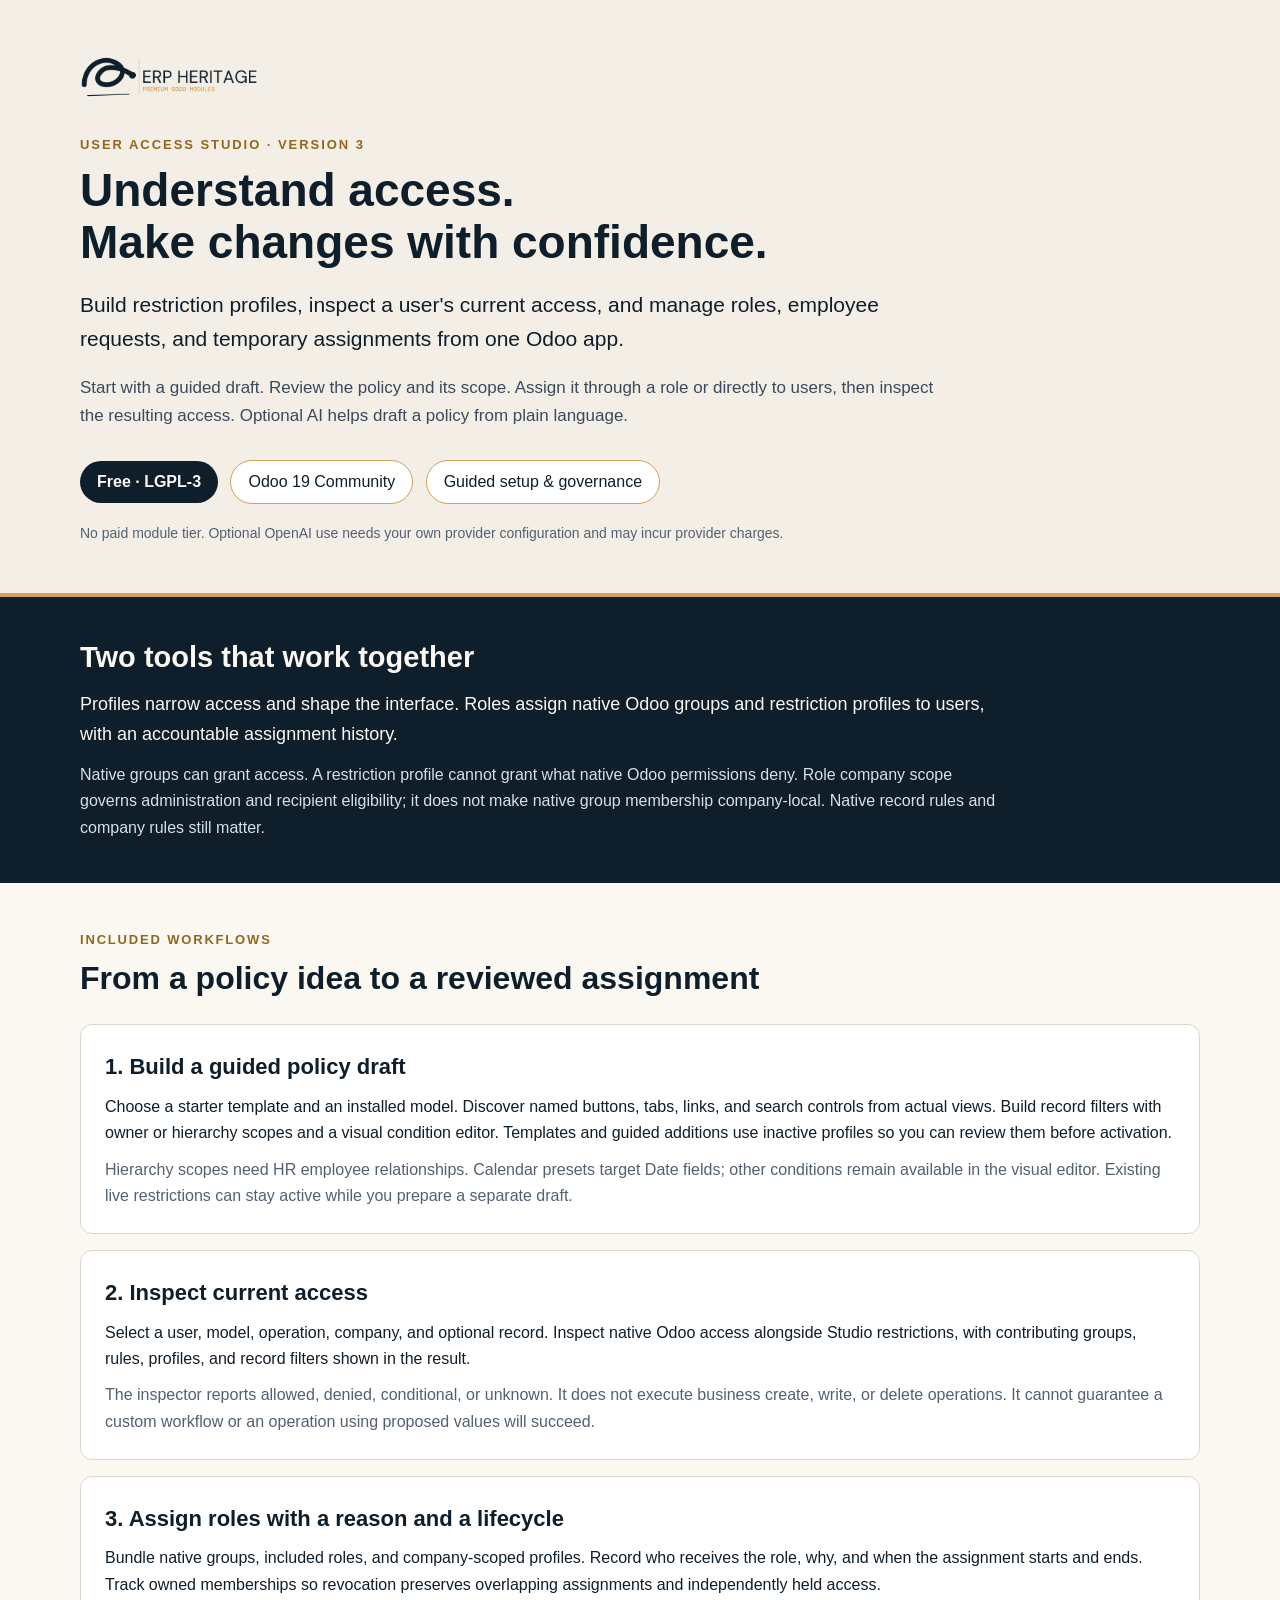
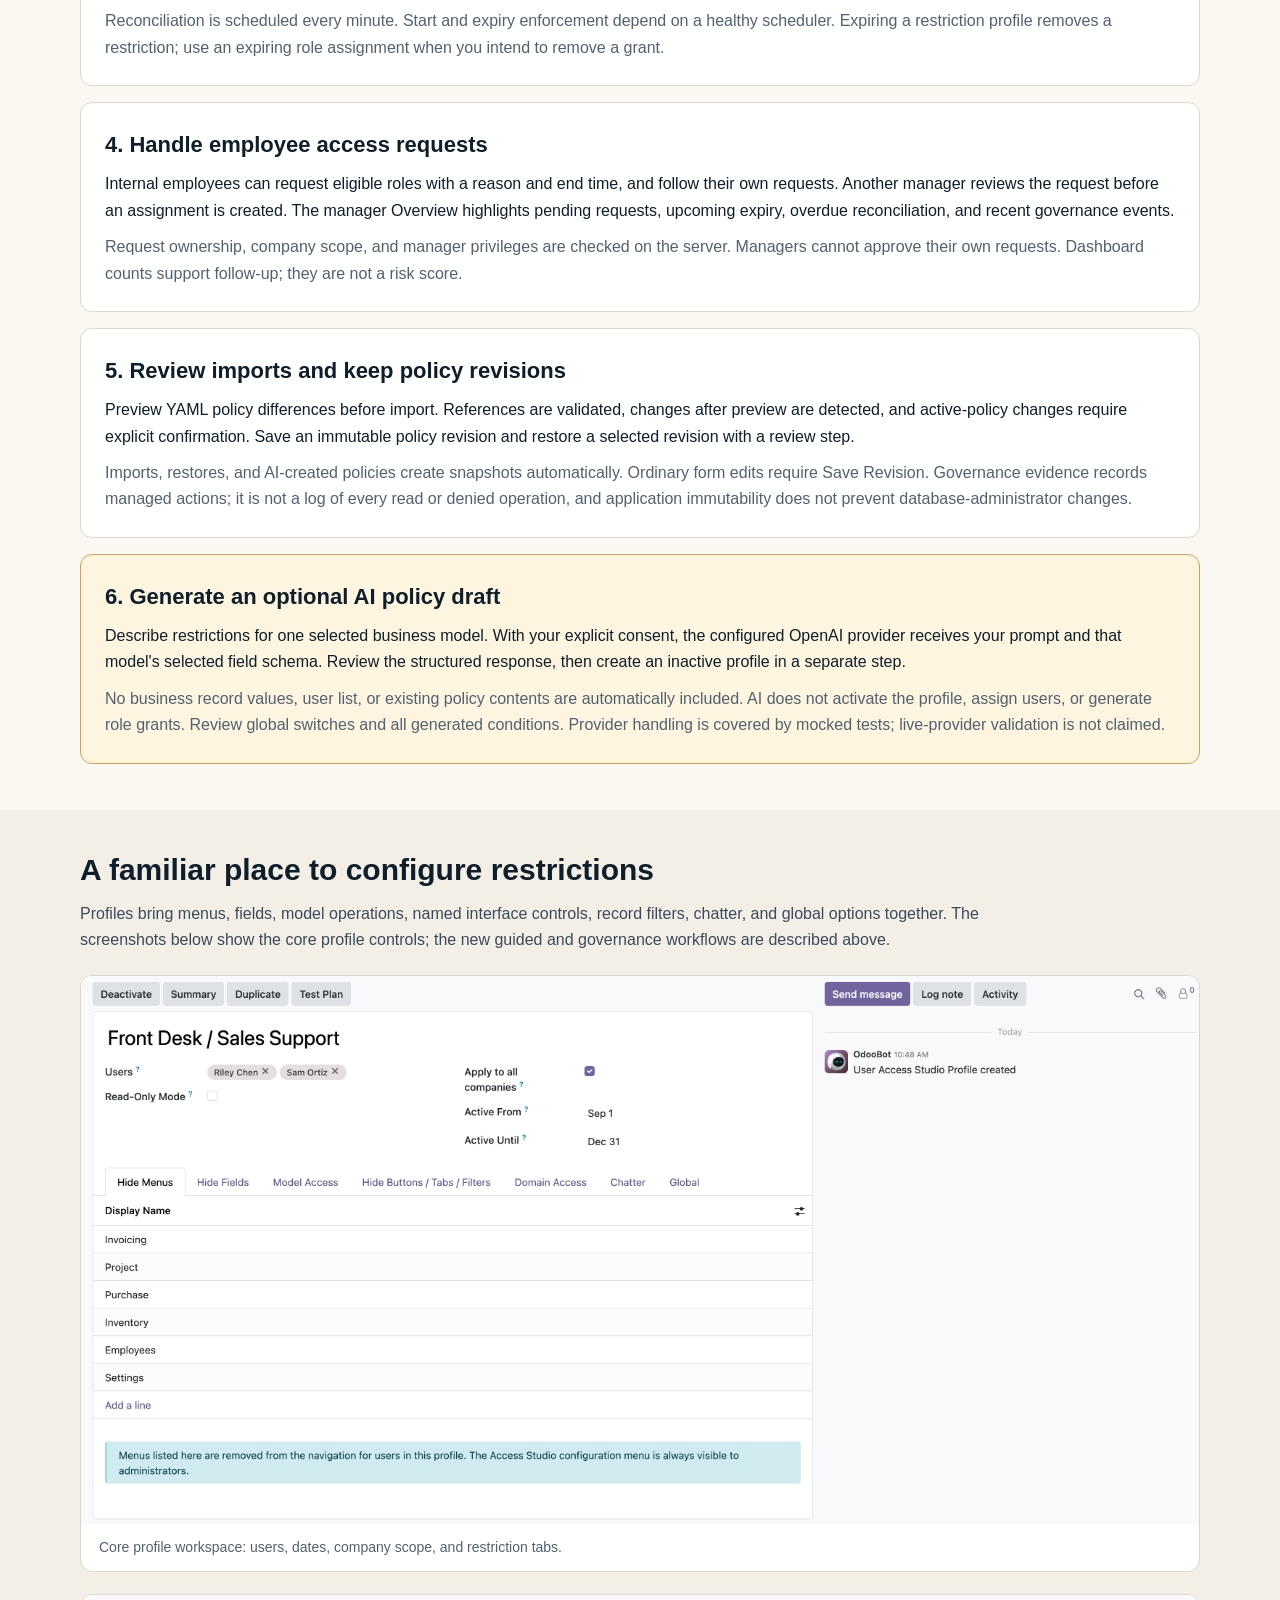
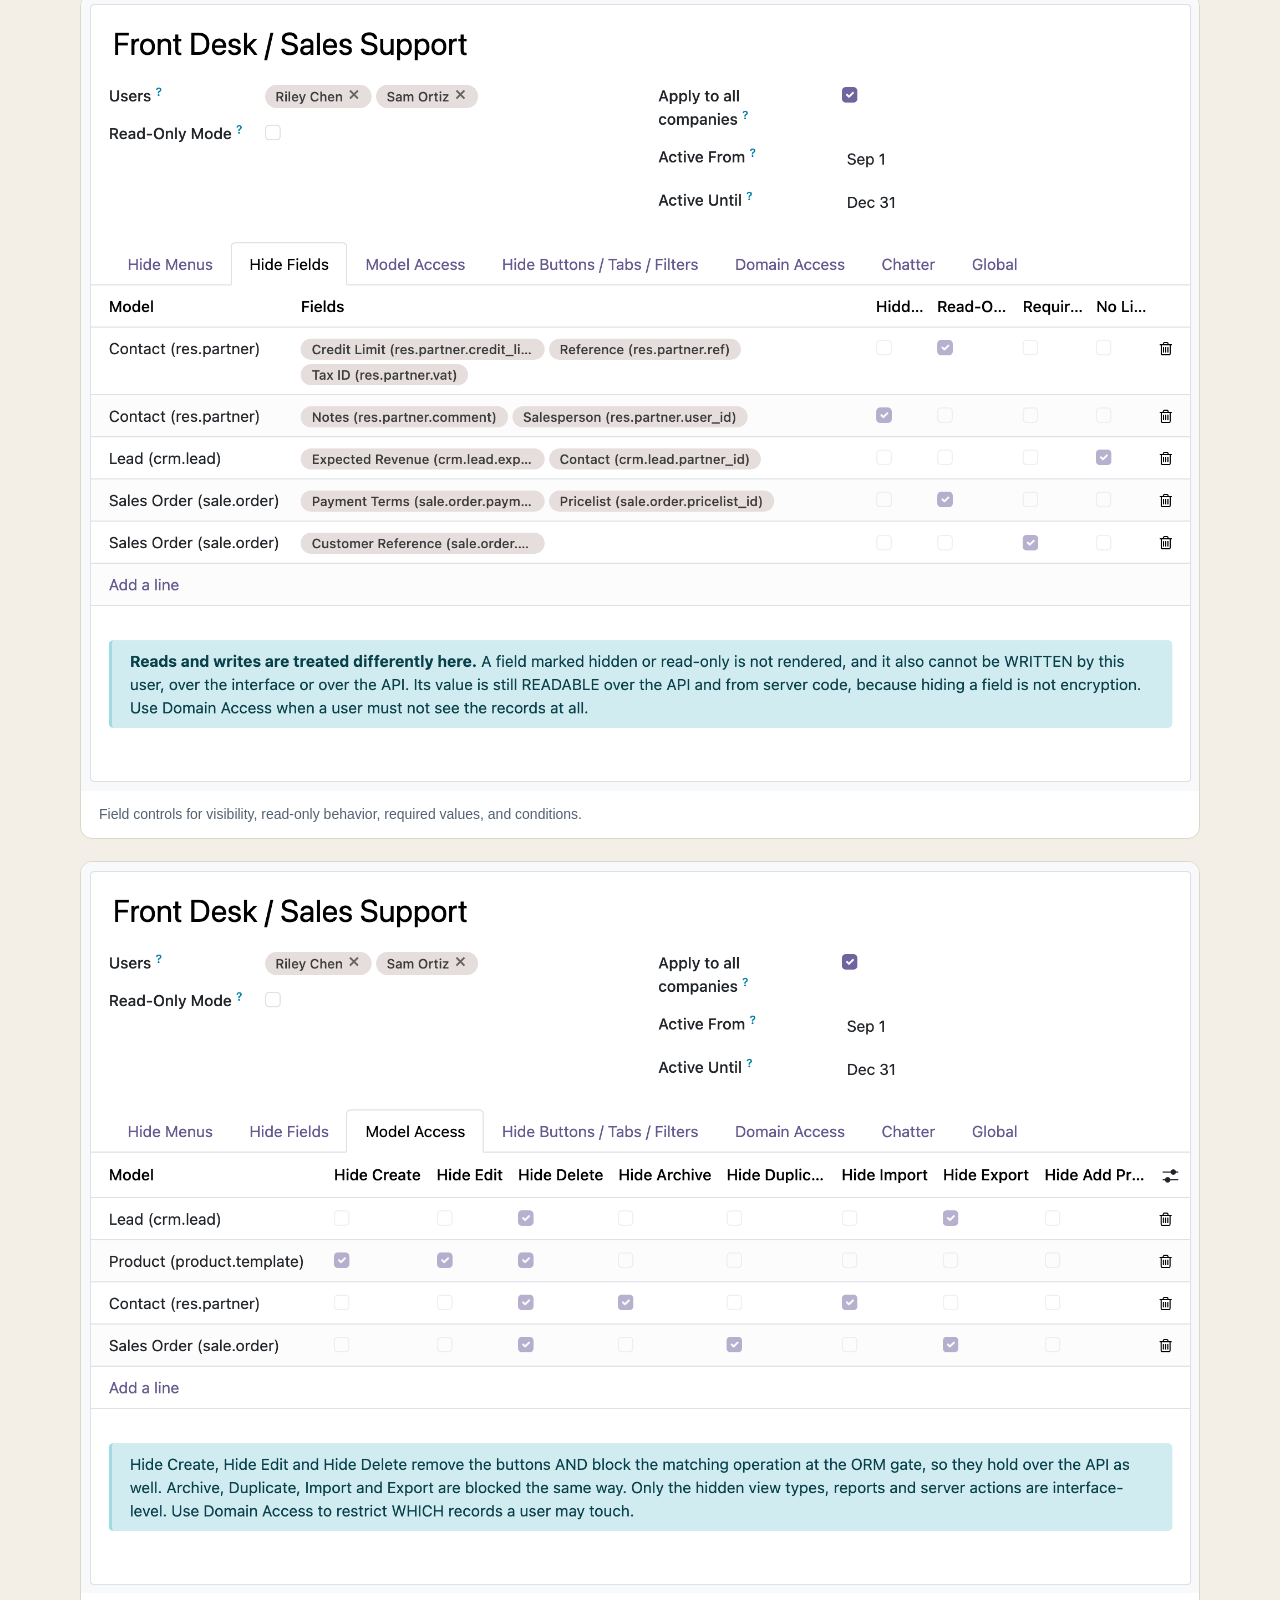
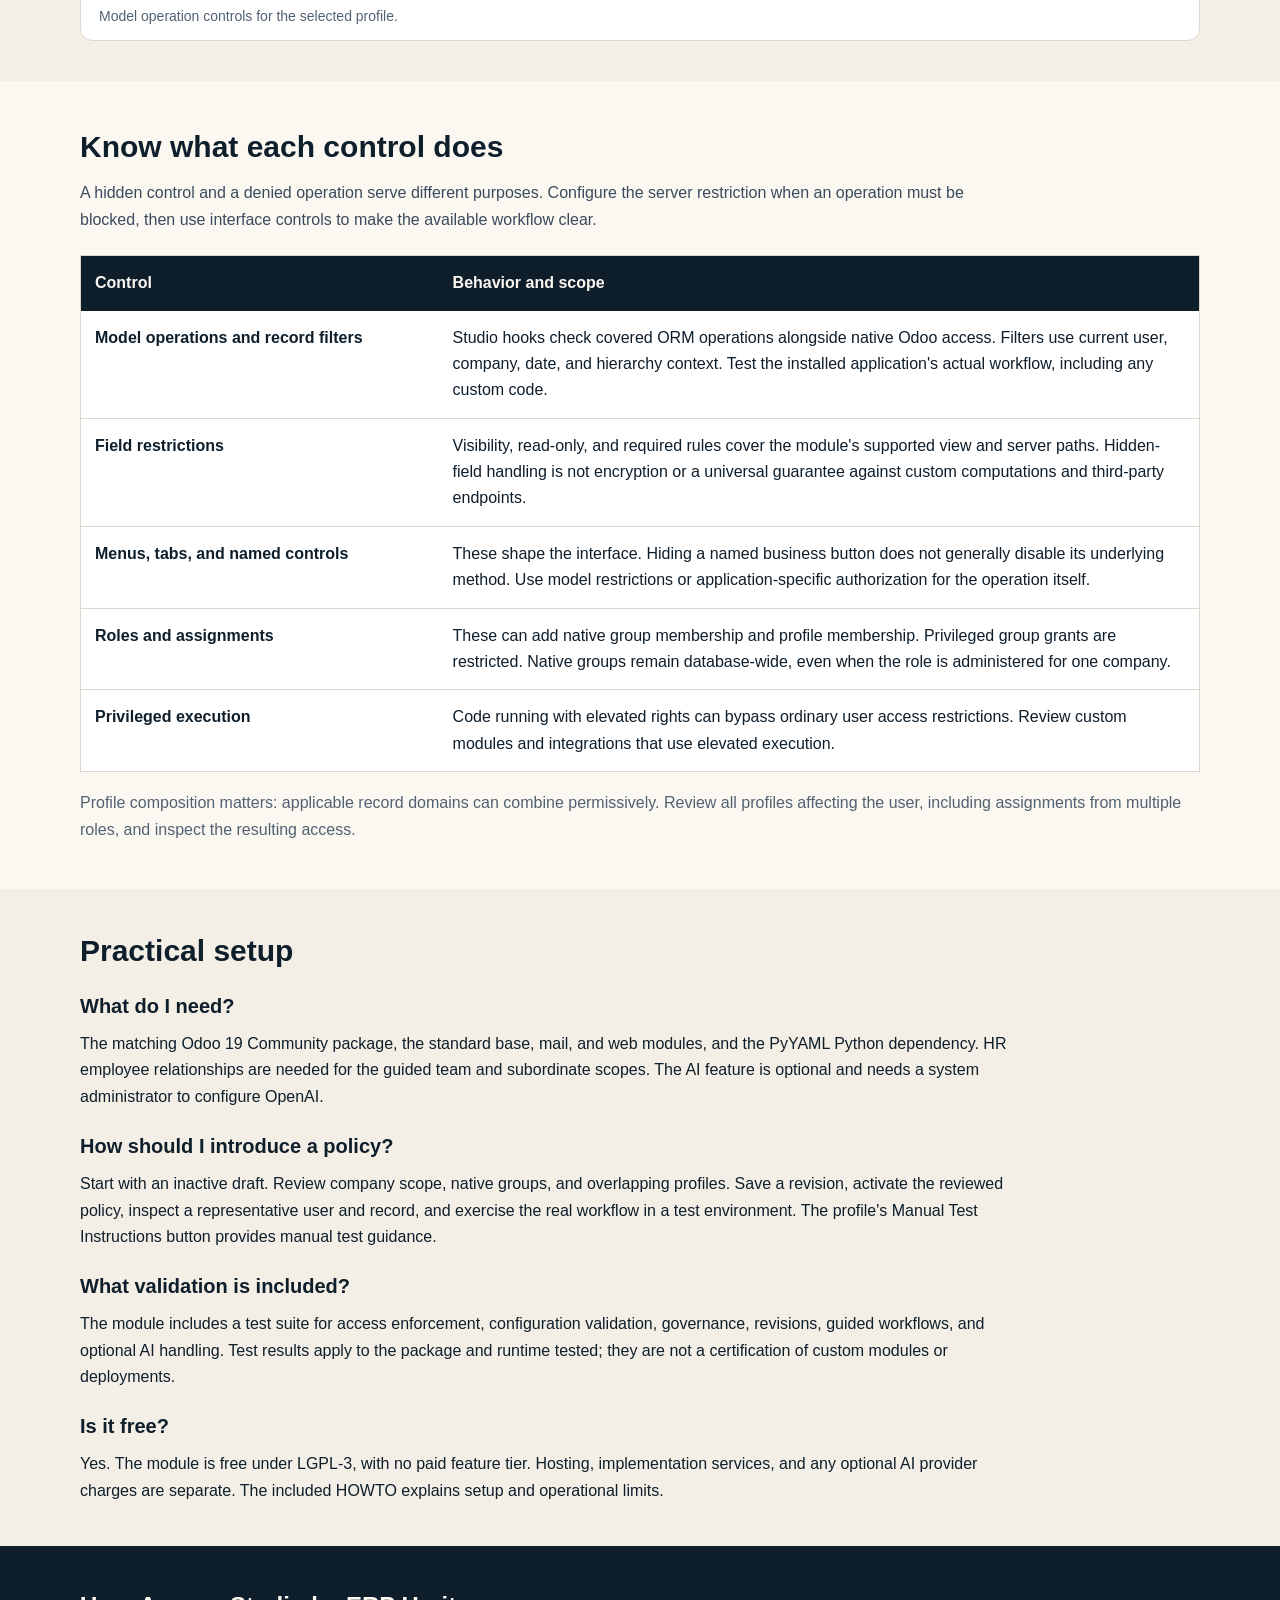
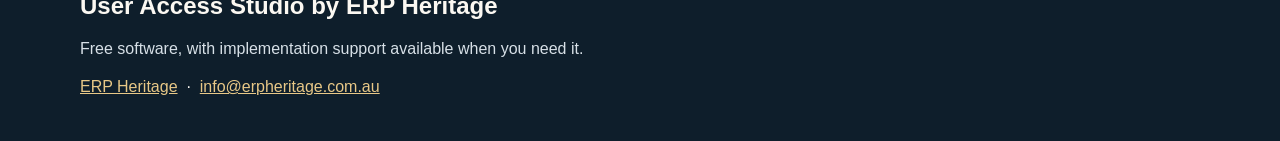
<file: eh_access_studio/static/description/index.html>
<!DOCTYPE html>
<html lang="en">
<head>
<meta charset="UTF-8">
<title>User Access Studio 3 | ERP Heritage</title>
<meta name="viewport" content="width=device-width, initial-scale=1">
<meta name="description" content="Free LGPL access management for Odoo 19 Community. Build restriction profiles, inspect current access, manage roles and temporary assignments, review employee requests, and generate optional AI policy drafts.">
</head>
<body style="margin:0;padding:0;background-color:#FBF8F2;color:#0E1E2B;font-family:-apple-system,BlinkMacSystemFont,'Segoe UI',Roboto,Arial,sans-serif;font-size:16px;line-height:1.65;">
<header style="background-color:#F4EFE6;border-bottom:4px solid #D4A055;padding:48px 24px;">
  <div style="max-width:1120px;margin:0 auto;">
    <img src="brand_logo_ink.png" alt="ERP Heritage" style="height:58px;width:auto;display:block;margin-bottom:28px;">
    <p style="color:#93661E;font-size:13px;letter-spacing:0.15em;text-transform:uppercase;font-weight:700;margin:0 0 10px;">User Access Studio &middot; Version 3</p>
    <h1 style="font-size:46px;line-height:1.12;margin:0 0 20px;max-width:850px;">Understand access.<br>Make changes with confidence.</h1>
    <p style="font-size:21px;line-height:1.6;max-width:870px;margin:0 0 18px;">Build restriction profiles, inspect a user's current access, and manage roles, employee requests, and temporary assignments from one Odoo app.</p>
    <p style="font-size:17px;max-width:870px;color:#3A4A5C;margin:0;">Start with a guided draft. Review the policy and its scope. Assign it through a role or directly to users, then inspect the resulting access. Optional AI helps draft a policy from plain language.</p>
    <div style="margin-top:26px;">
      <span style="display:inline-block;padding:8px 17px;margin:4px 8px 4px 0;background-color:#0E1E2B;color:#FBF8F2;border-radius:24px;font-weight:700;">Free &middot; LGPL-3</span>
      <span style="display:inline-block;padding:8px 17px;margin:4px 8px 4px 0;background-color:#FFFFFF;border:1px solid #D4A055;border-radius:24px;">Odoo 19 Community</span>
      <span style="display:inline-block;padding:8px 17px;margin:4px 8px 4px 0;background-color:#FFFFFF;border:1px solid #D4A055;border-radius:24px;">Guided setup &amp; governance</span>
    </div>
    <p style="font-size:14px;color:#526171;margin:14px 0 0;">No paid module tier. Optional OpenAI use needs your own provider configuration and may incur provider charges.</p>
  </div>
</header>
<main>
<section style="padding:42px 24px;background-color:#0E1E2B;color:#FBF8F2;">
  <div style="max-width:1120px;margin:0 auto;">
    <h2 style="font-size:29px;line-height:1.25;margin:0 0 15px;color:#FBF8F2;">Two tools that work together</h2>
    <p style="max-width:920px;margin:0 0 12px;font-size:18px;">Profiles narrow access and shape the interface. Roles assign native Odoo groups and restriction profiles to users, with an accountable assignment history.</p>
    <p style="max-width:920px;margin:0;color:#D7E0E7;">Native groups can grant access. A restriction profile cannot grant what native Odoo permissions deny. Role company scope governs administration and recipient eligibility; it does not make native group membership company-local. Native record rules and company rules still matter.</p>
  </div>
</section>
<section style="padding:46px 24px;">
  <div style="max-width:1120px;margin:0 auto;">
    <p style="color:#93661E;font-size:13px;letter-spacing:0.14em;text-transform:uppercase;font-weight:700;margin:0 0 8px;">Included workflows</p>
    <h2 style="font-size:32px;line-height:1.25;margin:0 0 26px;">From a policy idea to a reviewed assignment</h2>
    <div style="padding:24px;background-color:#FFFFFF;border:1px solid #DDD6CB;border-radius:12px;margin-bottom:16px;">
      <h3 style="font-size:22px;margin:0 0 8px;">1. Build a guided policy draft</h3>
      <p style="margin:0;">Choose a starter template and an installed model. Discover named buttons, tabs, links, and search controls from actual views. Build record filters with owner or hierarchy scopes and a visual condition editor. Templates and guided additions use inactive profiles so you can review them before activation.</p>
      <p style="margin:10px 0 0;color:#526171;">Hierarchy scopes need HR employee relationships. Calendar presets target Date fields; other conditions remain available in the visual editor. Existing live restrictions can stay active while you prepare a separate draft.</p>
    </div>
    <div style="padding:24px;background-color:#FFFFFF;border:1px solid #DDD6CB;border-radius:12px;margin-bottom:16px;">
      <h3 style="font-size:22px;margin:0 0 8px;">2. Inspect current access</h3>
      <p style="margin:0;">Select a user, model, operation, company, and optional record. Inspect native Odoo access alongside Studio restrictions, with contributing groups, rules, profiles, and record filters shown in the result.</p>
      <p style="margin:10px 0 0;color:#526171;">The inspector reports allowed, denied, conditional, or unknown. It does not execute business create, write, or delete operations. It cannot guarantee a custom workflow or an operation using proposed values will succeed.</p>
    </div>
    <div style="padding:24px;background-color:#FFFFFF;border:1px solid #DDD6CB;border-radius:12px;margin-bottom:16px;">
      <h3 style="font-size:22px;margin:0 0 8px;">3. Assign roles with a reason and a lifecycle</h3>
      <p style="margin:0;">Bundle native groups, included roles, and company-scoped profiles. Record who receives the role, why, and when the assignment starts and ends. Track owned memberships so revocation preserves overlapping assignments and independently held access.</p>
      <p style="margin:10px 0 0;color:#526171;">Reconciliation is scheduled every minute. Start and expiry enforcement depend on a healthy scheduler. Expiring a restriction profile removes a restriction; use an expiring role assignment when you intend to remove a grant.</p>
    </div>
    <div style="padding:24px;background-color:#FFFFFF;border:1px solid #DDD6CB;border-radius:12px;margin-bottom:16px;">
      <h3 style="font-size:22px;margin:0 0 8px;">4. Handle employee access requests</h3>
      <p style="margin:0;">Internal employees can request eligible roles with a reason and end time, and follow their own requests. Another manager reviews the request before an assignment is created. The manager Overview highlights pending requests, upcoming expiry, overdue reconciliation, and recent governance events.</p>
      <p style="margin:10px 0 0;color:#526171;">Request ownership, company scope, and manager privileges are checked on the server. Managers cannot approve their own requests. Dashboard counts support follow-up; they are not a risk score.</p>
    </div>
    <div style="padding:24px;background-color:#FFFFFF;border:1px solid #DDD6CB;border-radius:12px;margin-bottom:16px;">
      <h3 style="font-size:22px;margin:0 0 8px;">5. Review imports and keep policy revisions</h3>
      <p style="margin:0;">Preview YAML policy differences before import. References are validated, changes after preview are detected, and active-policy changes require explicit confirmation. Save an immutable policy revision and restore a selected revision with a review step.</p>
      <p style="margin:10px 0 0;color:#526171;">Imports, restores, and AI-created policies create snapshots automatically. Ordinary form edits require Save Revision. Governance evidence records managed actions; it is not a log of every read or denied operation, and application immutability does not prevent database-administrator changes.</p>
    </div>
    <div style="padding:24px;background-color:#FDF5E0;border:1px solid #D4A055;border-radius:12px;">
      <h3 style="font-size:22px;margin:0 0 8px;">6. Generate an optional AI policy draft</h3>
      <p style="margin:0;">Describe restrictions for one selected business model. With your explicit consent, the configured OpenAI provider receives your prompt and that model's selected field schema. Review the structured response, then create an inactive profile in a separate step.</p>
      <p style="margin:10px 0 0;color:#526171;">No business record values, user list, or existing policy contents are automatically included. AI does not activate the profile, assign users, or generate role grants. Review global switches and all generated conditions. Provider handling is covered by mocked tests; live-provider validation is not claimed.</p>
    </div>
  </div>
</section>
<section style="padding:40px 24px;background-color:#F4EFE6;">
  <div style="max-width:1120px;margin:0 auto;">
    <h2 style="font-size:30px;margin:0 0 12px;line-height:1.3;">A familiar place to configure restrictions</h2>
    <p style="max-width:900px;color:#3A4A5C;margin:0 0 22px;">Profiles bring menus, fields, model operations, named interface controls, record filters, chatter, and global options together. The screenshots below show the core profile controls; the new guided and governance workflows are described above.</p>
    <div style="background-color:#FFFFFF;border:1px solid #DDD6CB;border-radius:12px;overflow:hidden;margin:0 0 22px;">
      <img src="shot_profile.png" alt="Core access profile form showing assigned users and restriction tabs" style="width:100%;height:auto;display:block;">
      <p style="padding:12px 18px;margin:0;color:#526171;font-size:14px;">Core profile workspace: users, dates, company scope, and restriction tabs.</p>
    </div>
    <div style="background-color:#FFFFFF;border:1px solid #DDD6CB;border-radius:12px;overflow:hidden;margin:0 0 22px;">
      <img src="shot_fields.png" alt="Core field restriction controls" style="width:100%;height:auto;display:block;">
      <p style="padding:12px 18px;margin:0;color:#526171;font-size:14px;">Field controls for visibility, read-only behavior, required values, and conditions.</p>
    </div>
    <div style="background-color:#FFFFFF;border:1px solid #DDD6CB;border-radius:12px;overflow:hidden;">
      <img src="shot_model_access.png" alt="Core per-model operation restrictions" style="width:100%;height:auto;display:block;">
      <p style="padding:12px 18px;margin:0;color:#526171;font-size:14px;">Model operation controls for the selected profile.</p>
    </div>
  </div>
</section>
<section style="padding:46px 24px;">
  <div style="max-width:1120px;margin:0 auto;">
    <h2 style="font-size:30px;margin:0 0 14px;line-height:1.3;">Know what each control does</h2>
    <p style="max-width:940px;color:#3A4A5C;margin:0 0 22px;">A hidden control and a denied operation serve different purposes. Configure the server restriction when an operation must be blocked, then use interface controls to make the available workflow clear.</p>
    <table style="width:100%;border-collapse:collapse;background-color:#FFFFFF;border:1px solid #DDD6CB;">
      <thead><tr style="background-color:#0E1E2B;color:#FBF8F2;"><th style="padding:14px;text-align:left;width:32%;">Control</th><th style="padding:14px;text-align:left;">Behavior and scope</th></tr></thead>
      <tbody>
        <tr><td style="padding:14px;border-bottom:1px solid #DDD6CB;vertical-align:top;font-weight:700;">Model operations and record filters</td><td style="padding:14px;border-bottom:1px solid #DDD6CB;">Studio hooks check covered ORM operations alongside native Odoo access. Filters use current user, company, date, and hierarchy context. Test the installed application's actual workflow, including any custom code.</td></tr>
        <tr><td style="padding:14px;border-bottom:1px solid #DDD6CB;vertical-align:top;font-weight:700;">Field restrictions</td><td style="padding:14px;border-bottom:1px solid #DDD6CB;">Visibility, read-only, and required rules cover the module's supported view and server paths. Hidden-field handling is not encryption or a universal guarantee against custom computations and third-party endpoints.</td></tr>
        <tr><td style="padding:14px;border-bottom:1px solid #DDD6CB;vertical-align:top;font-weight:700;">Menus, tabs, and named controls</td><td style="padding:14px;border-bottom:1px solid #DDD6CB;">These shape the interface. Hiding a named business button does not generally disable its underlying method. Use model restrictions or application-specific authorization for the operation itself.</td></tr>
        <tr><td style="padding:14px;border-bottom:1px solid #DDD6CB;vertical-align:top;font-weight:700;">Roles and assignments</td><td style="padding:14px;border-bottom:1px solid #DDD6CB;">These can add native group membership and profile membership. Privileged group grants are restricted. Native groups remain database-wide, even when the role is administered for one company.</td></tr>
        <tr><td style="padding:14px;vertical-align:top;font-weight:700;">Privileged execution</td><td style="padding:14px;">Code running with elevated rights can bypass ordinary user access restrictions. Review custom modules and integrations that use elevated execution.</td></tr>
      </tbody>
    </table>
    <p style="margin:18px 0 0;color:#526171;">Profile composition matters: applicable record domains can combine permissively. Review all profiles affecting the user, including assignments from multiple roles, and inspect the resulting access.</p>
  </div>
</section>
<section style="padding:42px 24px;background-color:#F4EFE6;">
  <div style="max-width:1120px;margin:0 auto;">
    <h2 style="font-size:30px;margin:0 0 20px;line-height:1.3;">Practical setup</h2>
    <h3 style="font-size:20px;margin:0 0 8px;">What do I need?</h3>
    <p style="margin:0 0 20px;max-width:930px;">The matching Odoo 19 Community package, the standard base, mail, and web modules, and the PyYAML Python dependency. HR employee relationships are needed for the guided team and subordinate scopes. The AI feature is optional and needs a system administrator to configure OpenAI.</p>
    <h3 style="font-size:20px;margin:0 0 8px;">How should I introduce a policy?</h3>
    <p style="margin:0 0 20px;max-width:930px;">Start with an inactive draft. Review company scope, native groups, and overlapping profiles. Save a revision, activate the reviewed policy, inspect a representative user and record, and exercise the real workflow in a test environment. The profile's Manual Test Instructions button provides manual test guidance.</p>
    <h3 style="font-size:20px;margin:0 0 8px;">What validation is included?</h3>
    <p style="margin:0 0 20px;max-width:930px;">The module includes a test suite for access enforcement, configuration validation, governance, revisions, guided workflows, and optional AI handling. Test results apply to the package and runtime tested; they are not a certification of custom modules or deployments.</p>
    <h3 style="font-size:20px;margin:0 0 8px;">Is it free?</h3>
    <p style="margin:0;max-width:930px;">Yes. The module is free under LGPL-3, with no paid feature tier. Hosting, implementation services, and any optional AI provider charges are separate. The included HOWTO explains setup and operational limits.</p>
  </div>
</section>
</main>
<footer style="padding:40px 24px;background-color:#0E1E2B;color:#FBF8F2;">
  <div style="max-width:1120px;margin:0 auto;">
    <p style="font-size:24px;font-weight:700;margin:0 0 10px;">User Access Studio by ERP Heritage</p>
    <p style="margin:0 0 12px;color:#D7E0E7;">Free software, with implementation support available when you need it.</p>
    <p style="margin:0;"><a href="https://www.erpheritage.com.au" style="color:#E8C887;">ERP Heritage</a> &nbsp;&middot;&nbsp; <a href="mailto:info@erpheritage.com.au" style="color:#E8C887;">info@erpheritage.com.au</a></p>
  </div>
</footer>
</body>
</html>
</file>
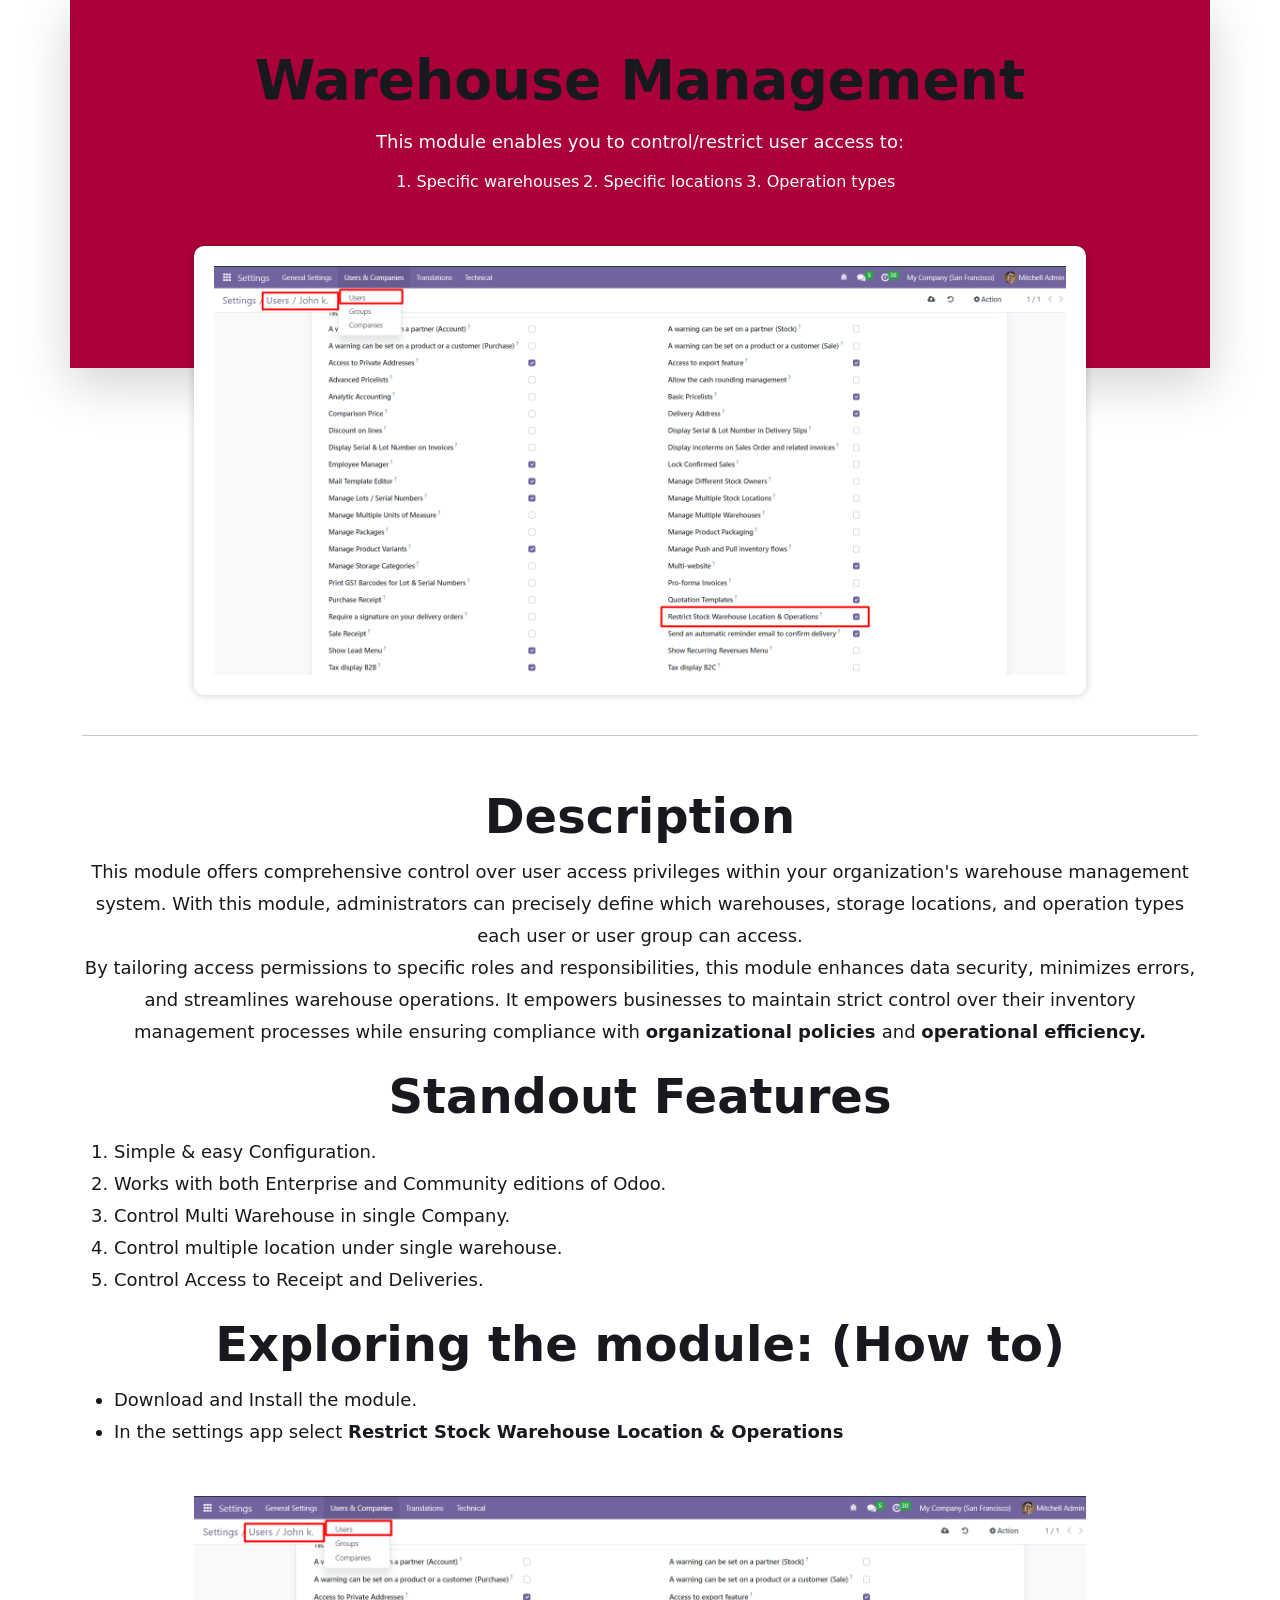
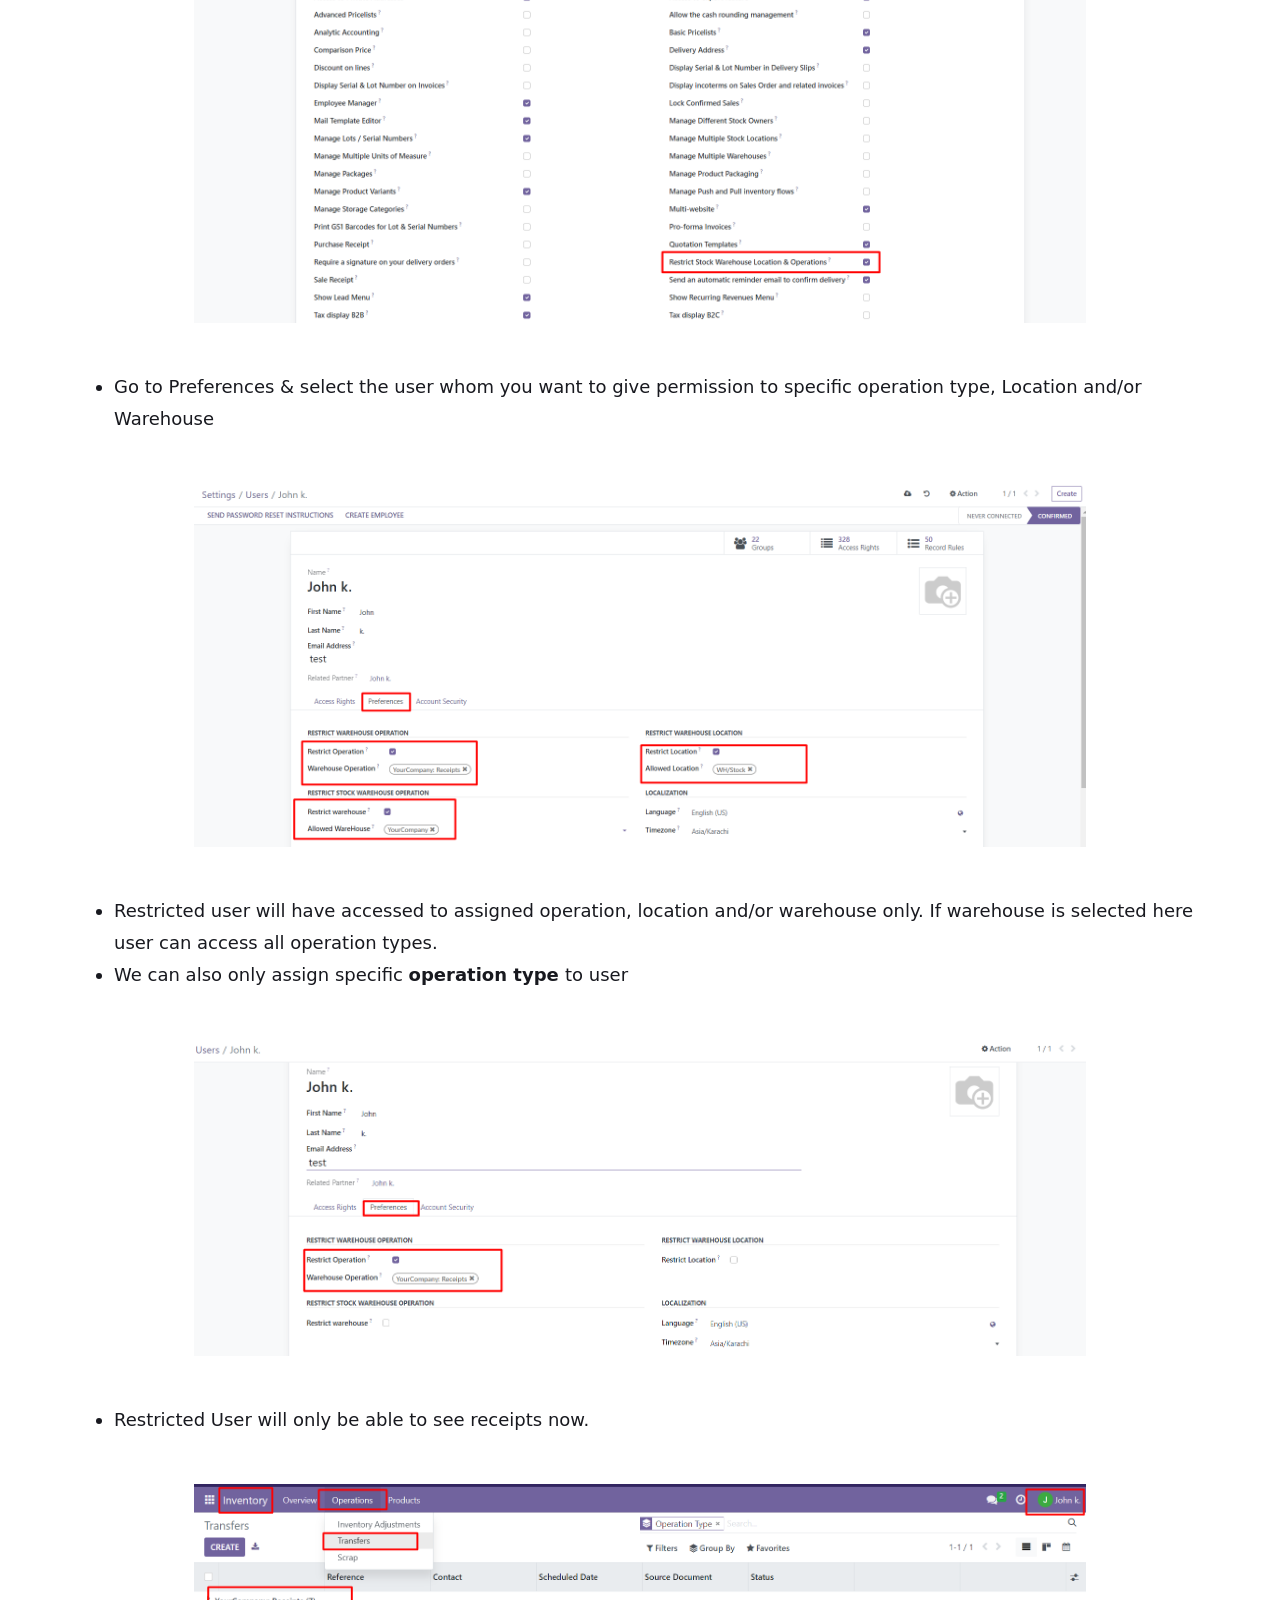
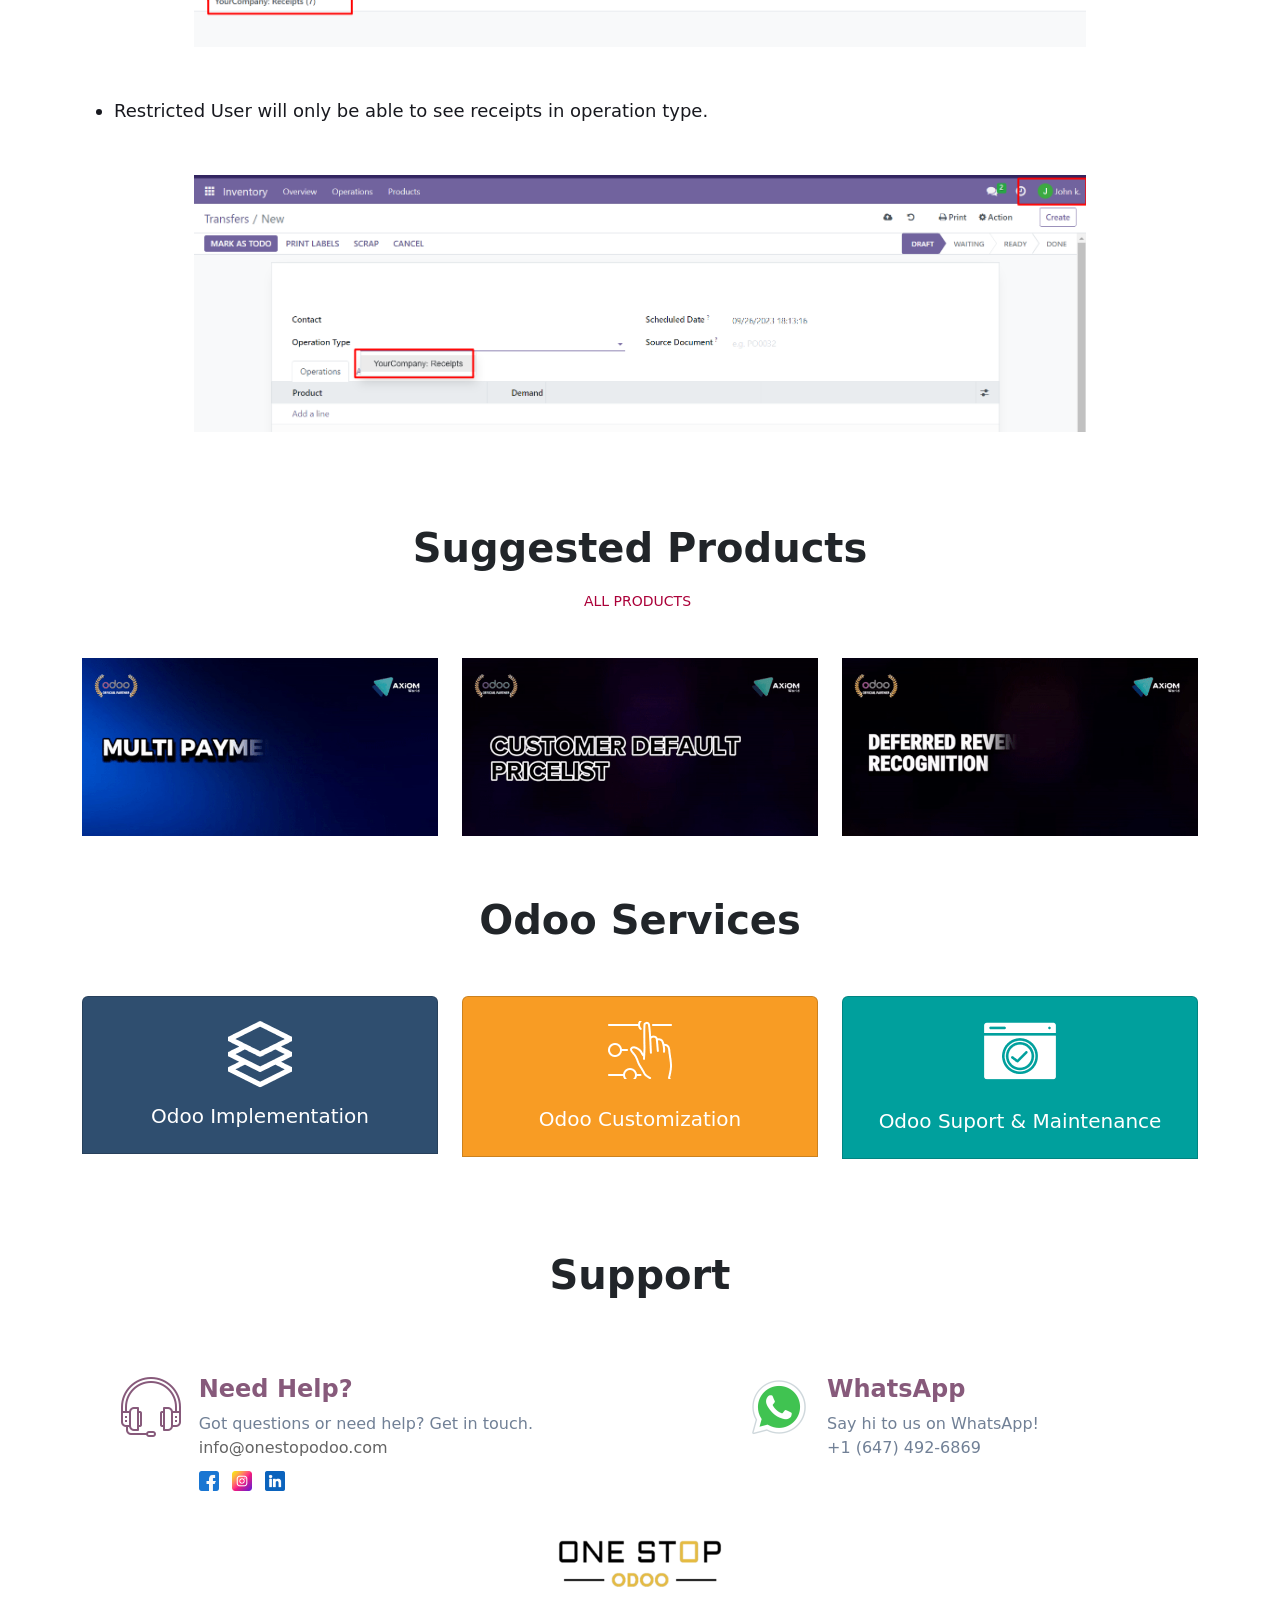
<file: warehouse_restriction_for_user/static/description/index.html>
<!DOCTYPE html>
<html lang="en">

<head>
    <meta charset="UTF-8">
    <meta name="viewport" content="width=device-width, initial-scale=1.0">
    <link href="https://cdn.jsdelivr.net/npm/bootstrap@5.3.3/dist/css/bootstrap.min.css" rel="stylesheet"
        integrity="sha384-QWTKZyjpPEjISv5WaRU9OFeRpok6YctnYmDr5pNlyT2bRjXh0JMhjY6hW+ALEwIH" crossorigin="anonymous">
    <title>Document</title>
</head>

<body>

    <!-- Banner -->
    <div class="container jumbotron shadow-lg py-5 " style="background-color: #ab0039;">
        <h2 class="text-center d-none d-md-block mb-3"
            style="font-size: 55px;line-height: 65px;color: #18191f;font-weight: 700;margin-bottom: 0px;">
            Warehouse Management

        </h2>
        <h2 class="text-center d-block d-md-none mb-2"
            style="font-size: 30px;line-height: 35px;color: #18191f;font-weight: 700;margin-bottom: 0px;">
            Warehouse Management
        </h2>

        <p style="font-size: 18px;line-height: 25px;color: #fff;text-align: center;font-weight: 400;padding: 0 20px;">
            This module enables you to control/restrict user access to:
        <ol class="d-flex justify-content-center" style="color: #fff;padding-bottom: 110px;">
            <li class="me-4">Specific warehouses</li>
            <li class="me-4">Specific locations</li>
            <li>Operation types</li>
        </ol>
        </p>


    </div>
    <div class="container my-md-5">
        <!-- Image Preview -->
        <div class="img-box d-none d-md-block"
            style="width: 100%;max-width: 80%;margin: 0 auto;margin-top: -170px;background-color: #fff;padding: 20px;border-radius: 10px;box-shadow: 0px 0px 8px rgba(0,0,0,0.2);margin-bottom: 40px;">
            <img src="./warehouse_restriction/1.png" width="100%" alt="">
        </div>
        <div class="img-box d-block d-md-none"
            style="width: 100%;max-width: 80%;margin: 0 auto;margin-top: -100px;background-color: #fff;padding: 20px;border-radius: 10px;box-shadow: 0px 0px 8px rgba(0,0,0,0.2);margin-bottom: 40px;">
            <img src="./warehouse_restriction/1.png" width="100%" alt="">
        </div>
        <hr>
    </div>
    <!-- Content -->
    <div class="container">

        <!-- Description -->
        <div class="description text-center">
            <h2 class="d-none d-md-block" style="font-size: 48px;font-weight: 800;line-height: 64px;color: #18191f;">
                Description</h2>
            <h2 class="d-block d-md-none" style="font-size: 30px;font-weight: 800;line-height: 45px;color: #18191f;">
                Description</h2>
            <p style="font-size: 18px;font-weight: 400;line-height: 32px;color: #18191f;">
                This module offers comprehensive control over user access privileges within your organization's
                warehouse management system. With this module, administrators can precisely define which warehouses,
                storage locations, and operation types each user or user group can access.
                <br />
                By tailoring access permissions to specific roles and responsibilities, this module enhances data
                security, minimizes errors, and streamlines warehouse operations. It empowers businesses to maintain
                strict control over their inventory management processes while ensuring compliance with <b>
                    organizational policies </b> and <b> operational efficiency. </b>

        </div>
        <!-- How To -->
        <div class="how_to">
            <h2 class="text-center d-none d-md-block"
                style="font-size: 48px;font-weight: 800;line-height: 64px;color: #18191f;">Standout Features</h2>
            <h2 class="text-center d-block d-md-none"
                style="font-size: 30px;font-weight: 800;line-height: 45px;color: #18191f;">Standout Features</h2>
            <ol style="font-size: 18px;font-weight: 400;line-height: 32px;color: #18191f;">
                <li> Simple & easy Configuration.</li>
                <li>Works with both Enterprise and Community editions of Odoo.</li>
                <li>Control Multi Warehouse in single Company.</li>
                <li>Control multiple location under single warehouse.</li>
                <li>Control Access to Receipt and Deliveries.</li>
            </ol>
            <h2 class="text-center d-none d-md-block"
                style="font-size: 48px;font-weight: 800;line-height: 64px;color: #18191f;">Exploring the module:
                (How to)</h2>
            <h2 class="text-center d-block d-md-none"
                style="font-size: 30px;font-weight: 800;line-height: 45px;color: #18191f;">Exploring the module:
                (How to)</h2>
            <ul style="font-size: 18px;font-weight: 400;line-height: 32px;color: #18191f;">
                <li>Download and Install the module.</li>
                <li>In the settings app select <b>Restrict Stock Warehouse Location & Operations</b></li>
            </ul>
            <!-- Place Image -->
            <div class="text-center d-none d-md-block my-5">
                <img src="./warehouse_restriction/1.png" width="80%" alt="">
            </div>
            <div class="text-center d-block d-md-none my-3">
                <img src="./warehouse_restriction/1.png" width="100%" alt="">
            </div>
            <ul style="font-size: 18px;font-weight: 400;line-height: 32px;color: #18191f;">
                <li>Go to Preferences & select the user whom you want to give permission to specific operation type,
                    Location and/or Warehouse </li>
            </ul>
            <div class="text-center d-none d-md-block my-3 my-5">
                <img src="./warehouse_restriction/2.png" width="80%" alt="">
            </div>
            <div class="text-center d-block d-md-none my-3">
                <img src="./warehouse_restriction/2.png" width="100%" alt="">
            </div>
            <ul style="font-size: 18px;font-weight: 400;line-height: 32px;color: #18191f;">
                <li>Restricted user will have accessed to assigned operation, location and/or warehouse only. If
                    warehouse
                    is selected here user can access all operation types.</li>
                <li>We can also only assign specific <b> operation type </b> to user</li>
            </ul>
            <div class="text-center d-none d-md-block my-3 my-5">
                <img src="./warehouse_restriction/3.png" width="80%" alt="">
            </div>
            <div class="text-center d-block d-md-none my-3">
                <img src="./warehouse_restriction/3.png" width="100%" alt="">
            </div>
            <ul style="font-size: 18px;font-weight: 400;line-height: 32px;color: #18191f;">
                <li>Restricted User will only be able to see receipts now.</li>
            </ul>
            <div class="text-center d-none d-md-block my-3 my-5">
                <img src="./warehouse_restriction/4.png" width="80%" alt="">
            </div>
            <div class="text-center d-block d-md-none my-3">
                <img src="./warehouse_restriction/4.png" width="100%" alt="">
            </div>
            <ul style="font-size: 18px;font-weight: 400;line-height: 32px;color: #18191f;">
                <li>Restricted User will only be able to see receipts in operation type.</li>
            </ul>
            <div class="text-center d-none d-md-block my-3 my-5">
                <img src="./warehouse_restriction/5.png" width="80%" alt="">
            </div>
            <div class="text-center d-block d-md-none my-3">
                <img src="./warehouse_restriction/5.png" width="100%" alt="">
            </div>
            <!-- Suggested Products -->
            <h3 class="text-center pt-3 pt-md-5 pb-0 pb-md-2 d-none d-md-block"
                style="font-size: 40px;font-weight: 700;line-height: 40px;">Suggested Products</h3>
            <h3 class="text-center pt-3 pt-md-5 pb-0 pb-md-2 d-block d-md-none"
                style="font-size: 30px;font-weight: 700;line-height: 40px;">Suggested Products</h3>
            <p class="text-center my-1 my-md-3"
                style="text-transform: uppercase;font-size: 14px;font-weight: 500;line-height: 18px;color: #AB0039;">All
                Products <i class="fa fa-chevron-right" style="font-weight: 400;margin-left: 5px;"></i></p>

            <!-- Carousel Wrapper -->
            <div id="axiom-suggested-products" class="carousel slide carousel-multi-item mt-3 mt-md-5 px-3 px-md-0"
                data-ride="carousel">

                <!-- Controls -->
                <a class="carousel-control-prev" href="#axiom-suggested-products" data-bs-slide="prev"
                    style=" margin-left:-30px;   width:35px;  color:#000">
                    <span class="carousel-control-prev-icon"><i class="fa fa-chevron-left"
                            style="font-size:24px;font-weight: 400;"></i></span>
                </a>

                <a class="carousel-control-next" href="#axiom-suggested-products" data-bs-slide="next"
                    style="margin-right:-30px; width:35px; color:#000">
                    <span class="carousel-control-next-icon"><i class="fa fa-chevron-right"
                            style="font-size:24px;font-weight: 400;"></i></span>
                </a>
                <!-- Controls End -->

                <!-- Slides -->
                <div class="carousel-inner" role="listbox">

                    <!-- First slide -->
                    <div class="carousel-item active">

                        <div class="row">

                            <div class="col-md-4">
                                <a href="/apps/modules/15.0/multi_payments/" target="_blank">
                                    <img src="./warehouse_restriction/account_multi_payment.gif" width="100%">
                                </a>
                            </div>

                            <div class="col-md-4 d-none d-md-block">
                                <a href="/apps/modules/13.0/default_customer_pricelist/" target="_blank">
                                    <img src="./warehouse_restriction/customer_default_pricellist.gif" width="100%">
                                </a>
                            </div>

                            <div class="col-md-4 d-none d-md-block">
                                <a href="/apps/modules/14.0/deferred_revenues_recognition/" target="_blank">
                                    <img src="./warehouse_restriction/defered_revenue.gif" width="100%">
                                </a>
                            </div>

                        </div>

                    </div>
                    <!-- First slide End -->

                    <!-- Second slide -->
                    <div class="carousel-item">

                        <div class="row">

                            <div class="col-md-4">
                                <a href="/apps/modules/14.0/webp_convertor/" target="_blank">
                                    <img src="./warehouse_restriction/ecommerce.gif" width="100%">
                                </a>
                            </div>

                            <div class="col-md-4 d-none d-md-block">
                                <a href="/apps/modules/15.0/exchange_rate_conversion/" target="_blank">
                                    <img src="./warehouse_restriction/exchange_rate.gif" width="100%">
                                </a>
                            </div>

                            <div class="col-md-4 d-none d-md-block">
                                <a href="/apps/modules/15.0/account_WHT/" target="_blank">
                                    <img src="./warehouse_restriction/with_holding_tax.gif" width="100%">
                                </a>
                            </div>

                        </div>

                    </div>

                </div>
                <!-- Second slide End -->
            </div>
            <!-- Slides End -->
        </div>
        <!-- Carousel Wrapper End -->
        <!-- Suggested Products End -->

        <!-- Odoo Services -->
        <h3 class="text-center pt-5 mt-3 pb-2" style="font-size: 40px;font-weight: 700;line-height: 40px;">Odoo Services
        </h3>

        <!-- Row -->
        <div class="row my-5">
            <div class="col-lg-4 col-md-4 col-sm-12 text-center text-white border-0 mb-3 mb-md-0">
                <div class="card pt-4"
                    style="background-color: #2F4E6F;border-bottom-left-radius: 0px;border-bottom-right-radius: 0px;">
                    <div class="card-img">
                        <img src="./warehouse_restriction/layers.png" />
                    </div>
                    <div class="card-body" style="background-color: transparent !important">
                        <h4 style="font-size: 20px;font-weight: 400;line-height: 25px;color: #fff;">Odoo
                            Implementation
                        </h4>
                    </div>
                </div>
            </div>
            <div class="col-lg-4 col-md-4 col-sm-12 text-center text-white border-0 mb-3 mb-md-0">
                <div class="card pt-4"
                    style="background-color: #F89C24;border-bottom-left-radius: 0px;border-bottom-right-radius: 0px;">
                    <div class="card-img" style="margin-bottom: 12px;">
                        <img src="./warehouse_restriction/customize.png" />
                    </div>
                    <div class="card-body" style="background-color: transparent !important">
                        <h4 style="font-size: 20px;font-weight: 400;line-height: 25px;color: #fff;">Odoo
                            Customization
                        </h4>
                    </div>
                </div>
            </div>
            <div class="col-lg-4 col-md-4 col-sm-12 text-center text-white border-0">
                <div class="card pt-4"
                    style="background-color: #00A09D;border-bottom-left-radius: 0px;border-bottom-right-radius: 0px;">
                    <div class="card-img" style="margin-bottom: 12px;">
                        <img src="./warehouse_restriction/implement.png" />
                    </div>
                    <div class="card-body" style="background-color: transparent !important">
                        <h4 style="font-size: 20px;font-weight: 400;line-height: 25px;color: #fff;">Odoo Suport &
                            Maintenance</h4>
                    </div>
                </div>
            </div>
        </div>

        <!-- Odoo Services End -->

    </div>
    <!-- Odoo support Start-->

    <div class="container">

        <h3 class="text-center pt-lg-5 mt-3 pb-4 " style="font-size: 40px;font-weight: 700;line-height: 40px; ">
            Support
        </h3>

        <!-- row -->
        <div class="row justify-content-center">
            <div class="col-md-5  col-lg-5 ">
                <div class="my-md-5  my-2  d-flex flex-row-reverse ">
                    <div class="text ms-3">
                        <h4 style="color: #875A7B; font-weight: 700;">Need Help?</h4>
                        <p style="color: #718096; margin: 0;">Got questions or need help? Get in touch.</p>
                        <p class="mb-2"><a href="mailto:info@onestopodoo.com" class="text-decoration-none"
                                style="color: #646464;">info@onestopodoo.com</a></p>
                        <div class="mb-md-0 mb-4 ">
                            <a href="https://www.facebook.com/axiomworldltd"><img
                                    src="./warehouse_restriction/facebook.png" width="20px" class="me-2 " /></a>
                            <a href="https://www.instagram.com/axiomworld1/"><img
                                    src="./warehouse_restriction/instagram.png" width="20px" class="me-2 " /></a>
                            <a href="https://www.linkedin.com/company/axiom-world"><img
                                    src="./warehouse_restriction/linkedin.png" width="20px" class="me-2 " /></a>
                        </div>
                    </div>
                    <div class="icon">
                        <img src="./warehouse_restriction/need_icon.png" />
                    </div>
                </div>
            </div>
            <div class="col-lg-2 d-md-none  d-lg-block "></div>
            <div class="col-md-5 col-lg-5  d-flex justify-content-md-start ">
                <div class="my-md-5 my-2 d-flex  flex-row-reverse  ">
                    <div class="text ms-3">
                        <h4 style="color: #875A7B; font-weight: 700;">WhatsApp</h4>
                        <p style="color: #718096; margin: 0;">Say hi to us on WhatsApp!</p>
                        <p style="color: #718096; margin: 0;">+1 (647) 492-6869</p>
                    </div>
                    <div class="icon">
                        <img src="./warehouse_restriction/whatsapp_logo.png" />
                    </div>
                </div>
            </div>
        </div>
        <!-- row -->
        <div class="row justify-content-center" style="margin-bottom: 80px">
            <div class="col-md-2 d-flex  justify-content-center ">
                <a href="https://onestopodoo.com/"><img src="./warehouse_restriction/one_stop_odoo_logo.png"
                        class="img-fluid " /></a>
            </div>
        </div>
    </div>
    <!-- Odoo support End-->

    <script src="https://cdn.jsdelivr.net/npm/bootstrap@5.3.3/dist/js/bootstrap.bundle.min.js"
        integrity="sha384-YvpcrYf0tY3lHB60NNkmXc5s9fDVZLESaAA55NDzOxhy9GkcIdslK1eN7N6jIeHz"
        crossorigin="anonymous"></script>
</body>

</html>
</file>
